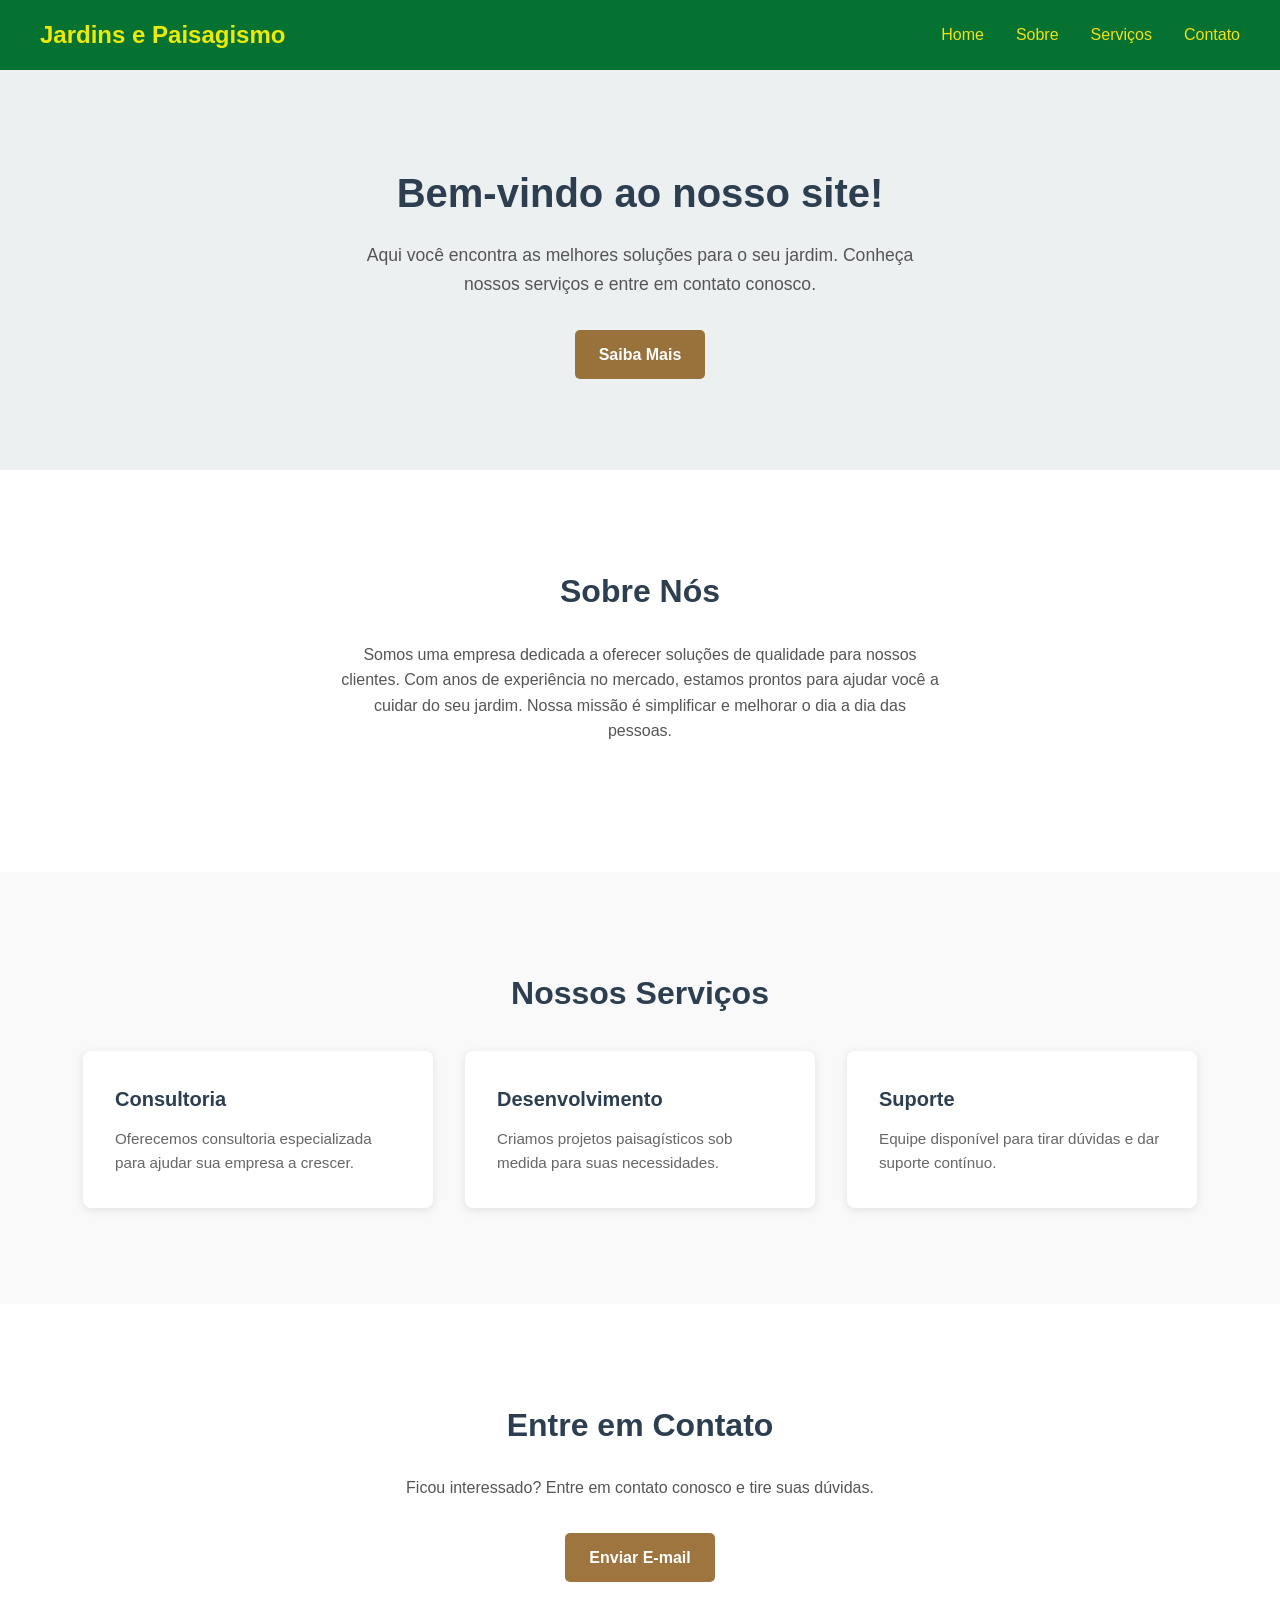
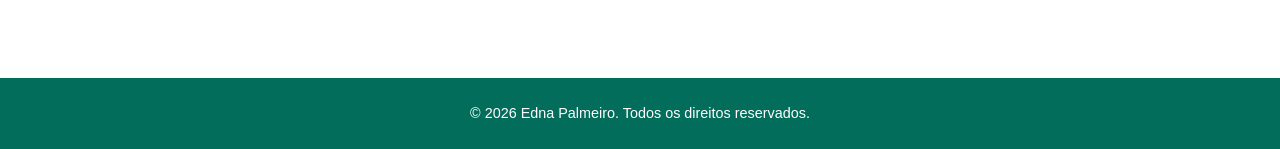
<file: index.html>
<!DOCTYPE html>
<!--
  Declaração do tipo de documento.
  Todo documento HTML5 começa com esta linha.
-->
<html lang="pt-BR">
<!--
  Tag <html>: raiz do documento.
  lang="pt-BR" indica que o conteúdo está em português do Brasil.
-->

<head>
    <!--
    <head>: contém informações sobre a página (não aparecem na tela).
    Aqui ficam: título, links para CSS, meta tags, etc.
  -->
    <meta charset="UTF-8">
    <!-- charset=UTF-8 permite usar acentos e caracteres especiais -->
    <meta name="viewport" content="width=device-width, initial-scale=1.0">
    <!-- viewport: ajuda a página a se adaptar em celulares -->
    <title>Minha Landing Page</title>
    <!-- Título que aparece na aba do navegador -->
    <link rel="stylesheet" href="css/style.css">
    <!-- Link para o arquivo CSS que estiliza a página -->
</head>

<body>
    <!--
    <body>: contém todo o conteúdo visível da página.
    Tudo que o usuário vê fica dentro do body.
  -->

    <!-- ========== HEADER ========== -->
    <!--
    Header: cabeçalho da página.
    Geralmente contém logo e menu de navegação.
    Usamos "class" para dar um nome ao elemento e estilizá-lo no CSS.
  -->
    <header class="header">
        <div class="header-conteudo">
            <!-- div: "division" - agrupa elementos sem significado especial -->
            <h1 class="logo">Jardins e Paisagismo</h1>
            <!-- h1: título principal (só um por página é o ideal) -->

            <nav class="menu">
                <!-- nav: seção de navegação com links -->
                <a href="#home" class="menu-link">Home</a>
                <a href="#sobre" class="menu-link">Sobre</a>
                <a href="#servicos" class="menu-link">Serviços</a>
                <a href="#contato" class="menu-link">Contato</a>
            </nav>
        </div>
    </header>

    <!-- ========== SEÇÃO HERO (Principal) ========== -->
    <!--
    section: agrupa conteúdo relacionado.
    id: identificador único (usado nos links do menu para rolar até aqui).
  -->
    <section id="home" class="hero">
        <div class="hero-conteudo">
            <h2 class="hero-titulo">Bem-vindo ao nosso site!</h2>
            <!-- h2: subtítulo -->
            <p class="hero-texto">
                Aqui você encontra as melhores soluções para o seu jardim.
                Conheça nossos serviços e entre em contato conosco.
            </p>
            <!-- p: parágrafo -->
            <a href="#sobre" class="botao">Saiba Mais</a>
            <!-- a: link. href="#sobre" leva à seção Sobre na mesma página -->
        </div>
    </section>

    <!-- ========== SEÇÃO SOBRE ========== -->
    <section id="sobre" class="sobre">
        <div class="container">
            <!-- "container" é uma classe comum para limitar a largura e centralizar -->
            <h2 class="secao-titulo">Sobre Nós</h2>
            <p class="secao-texto">
                Somos uma empresa dedicada a oferecer soluções de qualidade para nossos clientes.
                Com anos de experiência no mercado, estamos prontos para ajudar você a 
                cuidar do seu jardim. Nossa missão é simplificar e melhorar o dia a dia das pessoas.
            </p>
        </div>
    </section>

    <!-- ========== SEÇÃO SERVIÇOS ========== -->
    <section id="servicos" class="servicos">
        <div class="container">
            <h2 class="secao-titulo">Nossos Serviços</h2>

            <!-- div com classe "cards": agrupa os 3 cards -->
            <div class="cards">
                <!-- Card 1 -->
                <div class="card">
                    <h3 class="card-titulo">Consultoria</h3>
                    <p class="card-texto">Oferecemos consultoria especializada para ajudar sua empresa a crescer.</p>
                </div>
                <!-- Card 2 -->
                <div class="card">
                    <h3 class="card-titulo">Desenvolvimento</h3>
                    <p class="card-texto">Criamos projetos paisagísticos sob medida para suas necessidades.</p>
                </div>
                <!-- Card 3 -->
                <div class="card">
                    <h3 class="card-titulo">Suporte</h3>
                    <p class="card-texto">Equipe disponível para tirar dúvidas e dar suporte contínuo.</p>
                </div>
            </div>
        </div>
    </section>

    <!-- ========== SEÇÃO CONTATO ========== -->
    <section id="contato" class="contato">
        <div class="container">
            <h2 class="secao-titulo">Entre em Contato</h2>
            <p class="secao-texto">
                Ficou interessado? Entre em contato conosco e tire suas dúvidas.
            </p>
            <a href="2017ednapalmeiro@gmail.com" class="botao">Enviar E-mail</a>
        </div>
    </section>

    <!-- ========== FOOTER ========== -->
    <!--
    footer: rodapé da página.
    Geralmente contém copyright, links secundários, etc.
  -->
    <footer class="footer">
        <p class="footer-texto">&copy; 2026 Edna Palmeiro. Todos os direitos reservados.</p>
        <!-- &copy; é o símbolo de copyright (©) em HTML -->
    </footer>

</body>

</html>
</file>
<file: css/style.css>
/* ============================================
   ARQUIVO CSS - ESTILOS DA PÁGINA
   ============================================
   O CSS controla a APARÊNCIA dos elementos HTML.
   Usamos "seletores" para escolher quais elementos estilizar.
   Exemplo: .classe estiliza todos os elementos com class="classe"
*/
 
/* --------------------------------------------
   RESET E CONFIGURAÇÕES GERAIS
   --------------------------------------------
   * = seletor universal (afeta todos os elementos)
   margin e padding zerados deixam o layout mais previsível
*/
* {
  margin: 0;
  padding: 0;
  box-sizing: border-box;
  /* box-sizing: border-box faz width incluir padding e borda */
}
 
/*
  body: estilos aplicados a todo o corpo da página
  font-family: usa a fonte padrão do sistema
*/
body {
  font-family: Arial, Helvetica, sans-serif;
  line-height: 1.6;
  /* line-height: espaço entre linhas do texto */
  color: #125f48;
  /* color: cor do texto (cinza escuro) */
}
 
/* --------------------------------------------
   HEADER (Cabeçalho)
   --------------------------------------------
   background: cor de fundo
   padding: espaço interno
   box-shadow: sombra sutil para dar profundidade
*/
.header {
  background-color: #057232;
  color: rgb(238, 234, 7);
  padding: 1rem 2rem;
  box-shadow: 0 2px 5px rgba(0, 0, 0, 0.1);
}
 
/*
  .header-conteudo: organiza logo e menu na mesma linha
  display: flex = ativa o FLEXBOX (layout em linha ou coluna)
  justify-content: space-between = logo à esquerda, menu à direita
  max-width + margin: centraliza o conteúdo e limita a largura
*/
.header-conteudo {
  display: flex;
  justify-content: space-between;
  align-items: center;
  max-width: 1200px;
  margin: 0 auto;
}
 
.logo {
  font-size: 1.5rem;
  font-weight: bold;
}
 
/*
  .menu: container dos links de navegação
  display: flex deixa os links em linha, com espaço entre eles
*/
.menu {
  display: flex;
  gap: 2rem;
  /* gap: espaço entre os itens (só funciona com flex) */
}
 
.menu-link {
  color: rgb(240, 225, 26);
  text-decoration: none;
  /* text-decoration: none remove o sublinhado do link */
}
 
.menu-link:hover {
  /* :hover = quando o mouse passa por cima */
  text-decoration: underline;
}
 
/* --------------------------------------------
   SEÇÃO HERO (Área principal de destaque)
   --------------------------------------------
   min-height: altura mínima para ocupar boa parte da tela
   display: flex + align-items e justify-content: centraliza o conteúdo
*/
.hero {
  background-color: #ecf0f1;
  min-height: 400px;
  display: flex;
  align-items: center;
  justify-content: center;
  text-align: center;
  padding: 3rem 2rem;
}
 
.hero-conteudo {
  max-width: 600px;
}
 
.hero-titulo {
  font-size: 2.5rem;
  margin-bottom: 1rem;
  color: #2c3e50;
}
 
.hero-texto {
  font-size: 1.1rem;
  margin-bottom: 2rem;
  color: #555;
}
 
/* --------------------------------------------
   BOTÃO
   --------------------------------------------
   display: inline-block = o link se comporta como um botão
   padding: espaço interno (altura e largura do botão)
   border-radius: cantos arredondados
*/
.botao {
  display: inline-block;
  background-color: #804a03c2;
  color: white;
  padding: 0.75rem 1.5rem;
  text-decoration: none;
  border-radius: 5px;
  font-weight: bold;
}
 
.botao:hover {
  background-color: #24a504ee;
}
 
/* --------------------------------------------
   CONTAINER (Usado em várias seções)
   --------------------------------------------
   Centraliza e limita a largura do conteúdo.
   Assim o texto não fica largo demais em telas grandes.
*/
.container {
  max-width: 1200px;
  margin: 0 auto;
  padding: 2rem;
}
 
/* --------------------------------------------
   SEÇÕES SOBRE, SERVIÇOS E CONTATO
   --------------------------------------------
   padding: espaço vertical e horizontal
*/
.sobre {
  padding: 4rem 2rem;
  background-color: white;
}
 
.servicos {
  padding: 4rem 2rem;
  background-color: #f9f9f9;
}
 
.contato {
  padding: 4rem 2rem;
  background-color: white;
  text-align: center;
}
 
/* Título padrão das seções */
.secao-titulo {
  text-align: center;
  margin-bottom: 1.5rem;
  color: #2c3e50;
  font-size: 2rem;
}
 
.secao-texto {
  text-align: center;
  max-width: 600px;
  margin: 0 auto 2rem;
  color: #555;
}
 
/* --------------------------------------------
   CARDS (Caixas dos serviços)
   --------------------------------------------
   .cards: container que usa FLEXBOX para colocar os 3 cards em linha
   flex-wrap: wrap = se não couber, os cards vão para a linha de baixo
   gap: espaço entre os cards
*/
.cards {
  display: flex;
  justify-content: center;
  flex-wrap: wrap;
  gap: 2rem;
  margin-top: 2rem;
}
 
/*
  .card: cada caixinha de serviço
  flex: 1 1 280px = pode crescer, encolher, largura mínima 280px
  Assim os 3 cards ficam lado a lado em telas grandes
*/
.card {
  flex: 1 1 280px;
  max-width: 350px;
  background-color: white;
  padding: 2rem;
  border-radius: 8px;
  box-shadow: 0 2px 10px rgba(0, 0, 0, 0.1);
  /* box-shadow: sombra para dar efeito de "elevação" */
}
 
.card-titulo {
  margin-bottom: 0.75rem;
  color: #2c3e50;
  font-size: 1.25rem;
}
 
.card-texto {
  color: #666;
  font-size: 0.95rem;
}
 
/* --------------------------------------------
   FOOTER (Rodapé)
   --------------------------------------------
*/
.footer {
  background-color: #036d5b;
  color: white;
  text-align: center;
  padding: 1.5rem;
}
 
.footer-texto {
  font-size: 0.9rem;
}
</file>
